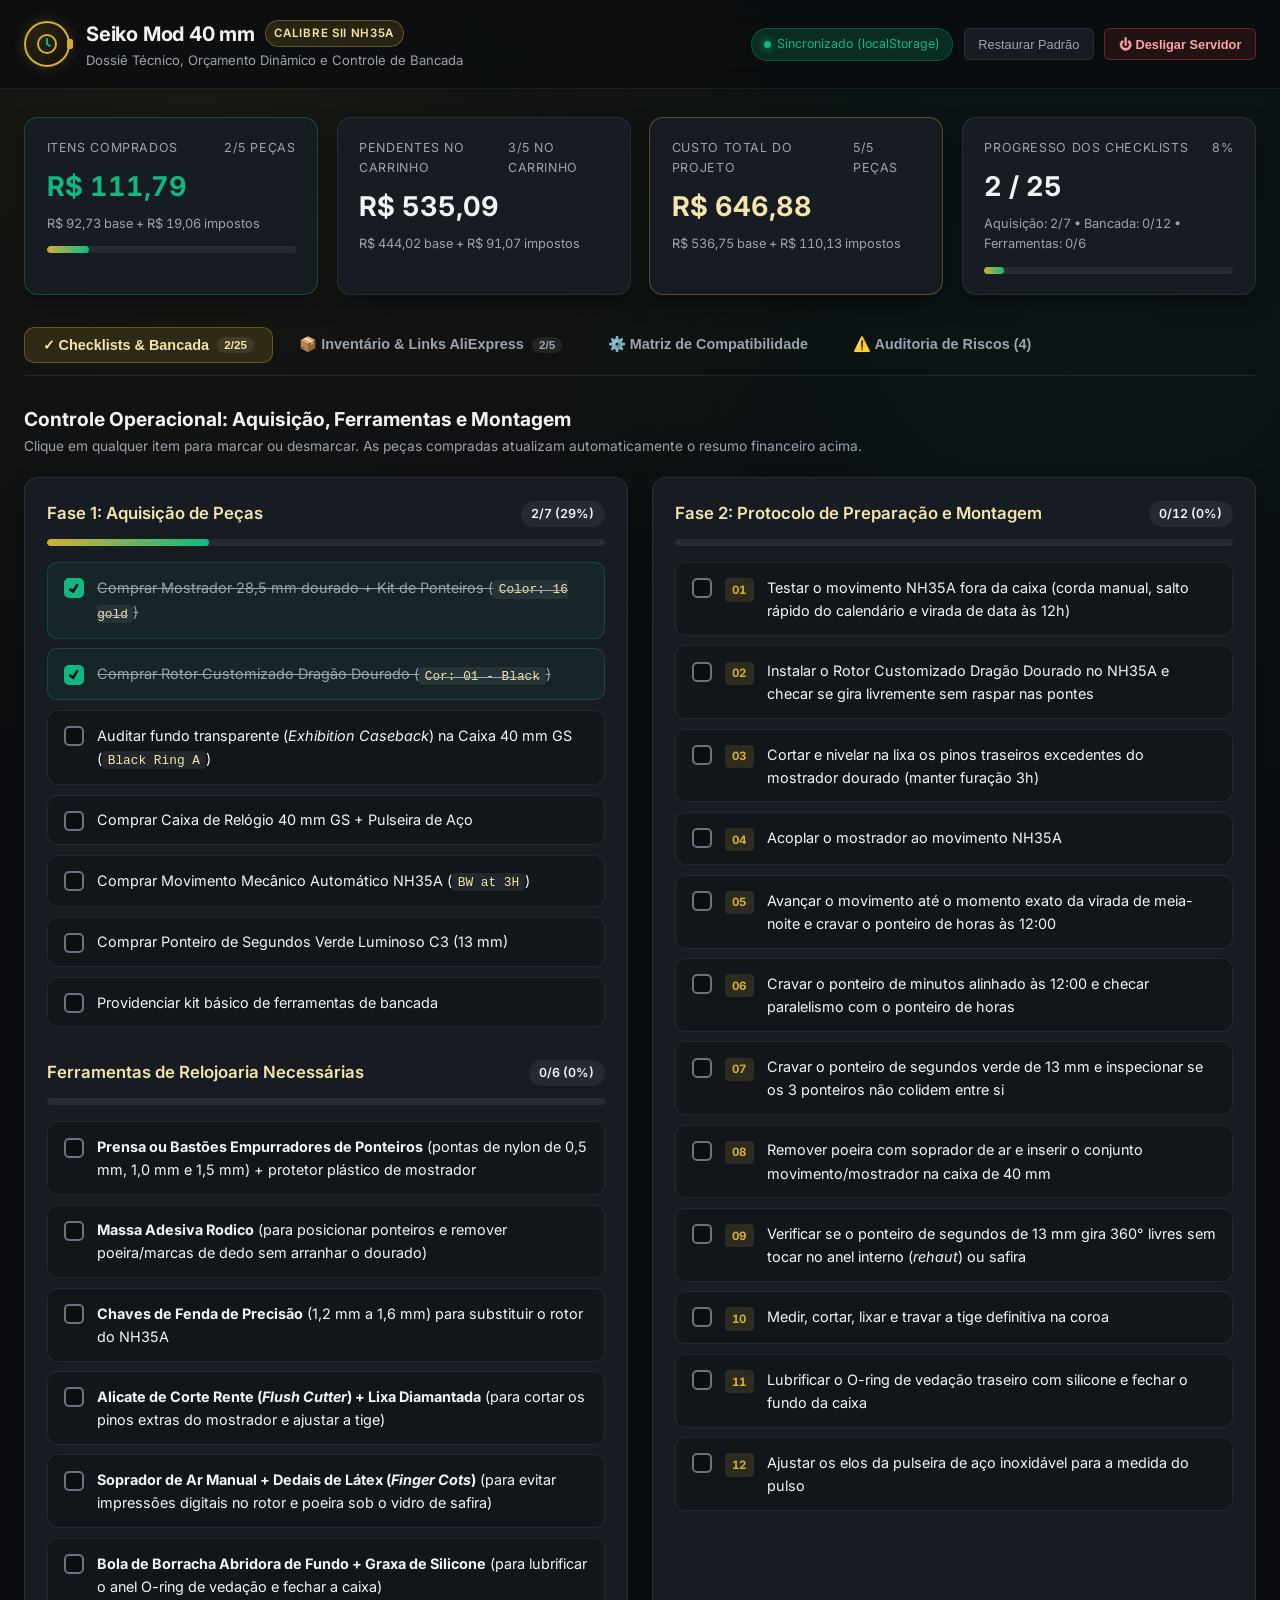
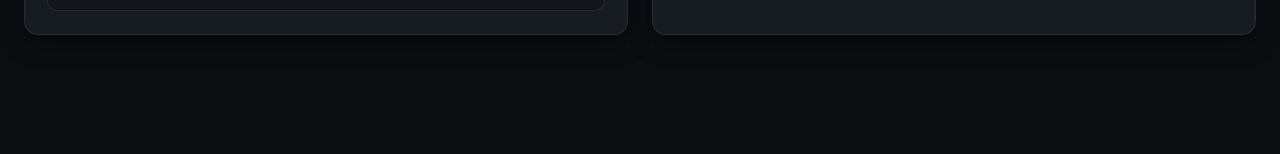
<file: index.html>
<!DOCTYPE html>
<html lang="pt-BR">
<head>
  <meta charset="UTF-8" />
  <meta name="viewport" content="width=device-width, initial-scale=1.0" />
  <title>Dossiê & Bancada: Seiko Mod 40 mm (NH35A)</title>
  <link rel="preconnect" href="https://fonts.googleapis.com" />
  <link rel="preconnect" href="https://fonts.gstatic.com" crossorigin />
  <link href="https://fonts.googleapis.com/css2?family=Inter:wght@400;500;600;700&display=swap" rel="stylesheet" />
  <link rel="icon" type="image/x-icon" href="icone_seiko.ico" />
  <link rel="stylesheet" href="styles.css" />
</head>
<body>
  <header class="site-header">
    <div class="header-inner">
      <div class="brand-group">
        <div class="watch-emblem" aria-hidden="true">
          <svg width="24" height="24" viewBox="0 0 24 24" fill="none" stroke="#d4af37" stroke-width="2" stroke-linecap="round" stroke-linejoin="round">
            <circle cx="12" cy="12" r="9" />
            <polyline points="12 7 12 12 15 14" stroke="#10b981" />
          </svg>
        </div>
        <div class="brand-titles">
          <h1>
            Seiko Mod 40 mm
            <span class="badge-calibre">Calibre SII NH35A</span>
          </h1>
          <p class="brand-subtitle">Dossiê Técnico, Orçamento Dinâmico e Controle de Bancada</p>
        </div>
      </div>

      <div class="header-actions">
        <div class="save-indicator" title="Seu progresso fica salvo automaticamente no navegador">
          <span class="save-dot"></span>
          <span id="save-status-text">Sincronizado (localStorage)</span>
        </div>
        <button type="button" id="btn-reset-data" class="btn-secondary">
          Restaurar Padrão
        </button>
        <button type="button" id="btn-shutdown-server" class="btn-danger" title="Desligar o servidor local (porta 8080)">
          ⏻ Desligar Servidor
        </button>
      </div>
    </div>
  </header>

  <main class="container">
    <!-- KPI Financial & Progress Summary -->
    <section class="kpi-grid" aria-label="Resumo Financeiro e Progresso">
      <div class="kpi-card lume-accent">
        <div class="kpi-label">
          <span>Itens Comprados</span>
          <span id="kpi-bought-count">2/5 peças</span>
        </div>
        <div class="kpi-value green" id="kpi-bought-val">R$ 111,79</div>
        <div class="kpi-sub" id="kpi-bought-sub">R$ 92,73 base + R$ 19,06 impostos</div>
        <div class="progress-track">
          <div class="progress-fill" id="kpi-bought-bar" style="width: 17%"></div>
        </div>
      </div>

      <div class="kpi-card">
        <div class="kpi-label">
          <span>Pendentes no Carrinho</span>
          <span id="kpi-pending-count">3/5 no carrinho</span>
        </div>
        <div class="kpi-value" id="kpi-pending-val">R$ 535,09</div>
        <div class="kpi-sub" id="kpi-pending-sub">R$ 444,02 base + R$ 91,07 impostos</div>
      </div>

      <div class="kpi-card gold-accent">
        <div class="kpi-label">
          <span>Custo Total do Projeto</span>
          <span>5/5 Peças</span>
        </div>
        <div class="kpi-value gold" id="kpi-total-val">R$ 646,88</div>
        <div class="kpi-sub" id="kpi-total-sub">R$ 536,75 base + R$ 110,13 impostos</div>
      </div>

      <div class="kpi-card">
        <div class="kpi-label">
          <span>Progresso dos Checklists</span>
          <span id="kpi-progress-pct">8%</span>
        </div>
        <div class="kpi-value" id="kpi-progress-val">2 / 25</div>
        <div class="kpi-sub" id="kpi-progress-sub">Aquisição, Bancada e Ferramentas</div>
        <div class="progress-track">
          <div class="progress-fill" id="kpi-progress-bar" style="width: 8%"></div>
        </div>
      </div>
    </section>

    <!-- Navigation Tabs -->
    <nav class="nav-tabs" aria-label="Seções do Projeto">
      <button type="button" class="tab-btn active" data-tab="checklists">
        ✓ Checklists & Bancada
        <span class="tab-count" id="tab-badge-checklists">2/25</span>
      </button>
      <button type="button" class="tab-btn" data-tab="inventory">
        📦 Inventário & Links AliExpress
        <span class="tab-count" id="tab-badge-parts">2/5</span>
      </button>
      <button type="button" class="tab-btn" data-tab="specs">
        ⚙️ Matriz de Compatibilidade
      </button>
      <button type="button" class="tab-btn" data-tab="risks">
        ⚠️ Auditoria de Riscos (4)
      </button>
    </nav>

    <!-- TAB 1: CHECKLISTS INTERATIVOS -->
    <section id="tab-checklists" class="section-view active">
      <div class="section-header">
        <div>
          <h2 class="section-title">Controle Operacional: Aquisição, Ferramentas e Montagem</h2>
          <p class="section-desc">
            Clique em qualquer item para marcar ou desmarcar. As peças compradas atualizam automaticamente o resumo financeiro acima.
          </p>
        </div>
      </div>

      <div class="checklist-columns">
        <!-- Fase 1: Aquisição -->
        <div class="checklist-panel">
          <div class="panel-head">
            <h3>Fase 1: Aquisição de Peças</h3>
            <span class="panel-badge" id="badge-acquisition">2/7 (29%)</span>
          </div>
          <div class="progress-track">
            <div class="progress-fill" id="bar-acquisition" style="width: 29%"></div>
          </div>
          <ul class="checklist-items" id="list-acquisition"></ul>

          <!-- Ferramentas de Relojoaria -->
          <div style="margin-top: 2rem;">
            <div class="panel-head">
              <h3>Ferramentas de Relojoaria Necessárias</h3>
              <span class="panel-badge" id="badge-tools">0/6 (0%)</span>
            </div>
            <div class="progress-track">
              <div class="progress-fill" id="bar-tools" style="width: 0%"></div>
            </div>
            <ul class="checklist-items" id="list-tools"></ul>
          </div>
        </div>

        <!-- Fase 2: Preparação e Montagem -->
        <div class="checklist-panel">
          <div class="panel-head">
            <h3>Fase 2: Protocolo de Preparação e Montagem</h3>
            <span class="panel-badge" id="badge-assembly">0/12 (0%)</span>
          </div>
          <div class="progress-track">
            <div class="progress-fill" id="bar-assembly" style="width: 0%"></div>
          </div>
          <ul class="checklist-items" id="list-assembly"></ul>
        </div>
      </div>
    </section>

    <!-- TAB 2: INVENTÁRIO DE PEÇAS E LINKS -->
    <section id="tab-inventory" class="section-view">
      <div class="section-header">
        <div>
          <h2 class="section-title">Inventário de Peças e Links Diretos</h2>
          <p class="section-desc">
            Detalhamento de variantes, valores base, impostos e observações de compatibilidade. Você pode alterar o status entre "Comprado" e "No Carrinho".
          </p>
        </div>
      </div>
      <div class="parts-grid" id="parts-container"></div>
    </section>

    <!-- TAB 3: MATRIZ DE COMPATIBILIDADE E ESPECIFICAÇÕES MECÂNICAS -->
    <section id="tab-specs" class="section-view">
      <div class="section-header">
        <div>
          <h2 class="section-title">Matriz de Compatibilidade e Especificações Mecânicas</h2>
          <p class="section-desc">
            Validação dimensional do conjunto Calibre SII NH35A + Mostrador 28,5 mm + Caixa GS 40 mm.
          </p>
        </div>
      </div>

      <div class="specs-layout">
        <div class="table-card">
          <table class="spec-table">
            <thead>
              <tr>
                <th>Parâmetro Técnico</th>
                <th>Especificação do Projeto</th>
                <th>Status de Compatibilidade</th>
              </tr>
            </thead>
            <tbody>
              <tr>
                <td><strong>Calibre Base</strong></td>
                <td>SII / TMI NH35A (21.600 bph, 3 Hz, 24 rubis, 41 h reserva)</td>
                <td><span class="compat-pill">Padrão de referência</span></td>
              </tr>
              <tr>
                <td><strong>Alinhamento Coroa / Data</strong></td>
                <td>Posição 3:00 (3H) no movimento, mostrador e caixa</td>
                <td><span class="compat-pill">100% Sincronizado</span></td>
              </tr>
              <tr>
                <td><strong>Diâmetro do Mostrador</strong></td>
                <td>⌀ 28,5 mm (Variante <code>16 gold</code>)</td>
                <td><span class="compat-pill">Padrão exato p/ caixa 40 mm</span></td>
              </tr>
              <tr>
                <td><strong>Furação de Ponteiros</strong></td>
                <td>Horas: 1,50 mm / Minutos: 0,90 mm / Segundos: 0,21 mm</td>
                <td><span class="compat-pill">100% Compatível (NH35/NH36)</span></td>
              </tr>
              <tr>
                <td><strong>Varredura do Segundeiro</strong></td>
                <td>Raio 13,0 mm (⌀ 26,0 mm) em mostrador de ⌀ 28,5 mm</td>
                <td><span class="compat-pill warn">Folga radial 1,25 mm (Testar giro)</span></td>
              </tr>
            </tbody>
          </table>
        </div>

        <div class="geometry-card">
          <h3 style="font-size: 1rem; color: var(--gold-light);">Geometria Radial: Mostrador vs. Segundeiro</h3>
          <p style="font-size: 0.8rem; color: var(--text-muted); margin-top: 0.2rem;">
            Proporção em escala ⌀ 28,5 mm vs. ⌀ 26,0 mm
          </p>
          <div class="geometry-svg-wrap">
            <svg viewBox="0 0 220 220" width="100%" height="100%">
              <!-- Caixa externa 40mm representativa -->
              <circle cx="110" cy="110" r="102" fill="#12161b" stroke="rgba(255,255,255,0.12)" stroke-width="2" />
              <!-- Mostrador 28.5mm (r = 85.5) -->
              <circle cx="110" cy="110" r="85.5" fill="rgba(212, 175, 55, 0.12)" stroke="#d4af37" stroke-width="2" />
              <!-- Varredura segundeiro 26.0mm (r = 78) -->
              <circle cx="110" cy="110" r="78" fill="none" stroke="#10b981" stroke-width="1.5" stroke-dasharray="4 4" />
              <!-- Janela de data 3H -->
              <rect x="166" y="102" width="18" height="16" rx="2" fill="#0b0d10" stroke="#d4af37" stroke-width="1.2" />
              <text x="175" y="113" fill="#f3f4f6" font-size="8" text-anchor="middle" font-family="monospace">3H</text>
              <!-- Ponteiro de segundos 13mm -->
              <line x1="110" y1="125" x2="110" y2="32" stroke="#10b981" stroke-width="2.5" stroke-linecap="round" />
              <!-- Eixo central -->
              <circle cx="110" cy="110" r="4" fill="#d4af37" />
            </svg>
          </div>
          <div class="geometry-legend">
            <div><span style="color:#d4af37;">●</span> <strong>Mostrador:</strong> ⌀ 28,5 mm (Raio 14,25 mm)</div>
            <div><span style="color:#10b981;">◌</span> <strong>Giro Segundeiro:</strong> ⌀ 26,0 mm (Raio 13,0 mm)</div>
            <div><span style="color:#f59e0b;">↔</span> <strong>Folga Radial:</strong> 1,25 mm até a borda do mostrador</div>
          </div>
        </div>
      </div>
    </section>

    <!-- TAB 4: AUDITORIA DE RISCOS E PONTOS DE ATENÇÃO NA BANCADA -->
    <section id="tab-risks" class="section-view">
      <div class="section-header">
        <div>
          <h2 class="section-title">Auditoria de Riscos e Pontos de Atenção na Bancada</h2>
          <p class="section-desc">
            Protocolos preventivos para evitar incompatibilidade estética ou danos mecânicos durante a montagem.
          </p>
        </div>
      </div>

      <div class="risk-grid">
        <article class="risk-card high">
          <div class="risk-header">
            <span class="risk-num">1</span>
            <h4>Coerência do Fundo da Caixa (Caseback)</h4>
          </div>
          <p>
            O rotor customizado Dragão Dourado só tem utilidade estética se a tampa traseira da caixa PALUXEY for transparente (<em>Exhibition Caseback</em>). Caso o anúncio envie tampa traseira cega em aço sólido, confirme se há opção com fundo de vidro ou adquira uma tampa traseira transparente avulsa compatível com a caixa.
          </p>
        </article>

        <article class="risk-card">
          <div class="risk-header">
            <span class="risk-num">2</span>
            <h4>Remoção dos Pinos do Mostrador (Dial Feet)</h4>
          </div>
          <p>
            Mostradores para modificação vêm com 4 ou 6 pinos na traseira (para atender coroas às 3h, 3.8h e 4.1h). Encaixe o mostrador a seco ou compare com o anel espaçador cinza/preto do NH35A, mantenha apenas os 2 pinos da posição 3h, corte os demais com alicate de corte rente (<em>flush cutter</em>) e lixe qualquer rebarba para que o mostrador assente 100% plano.
          </p>
        </article>

        <article class="risk-card">
          <div class="risk-header">
            <span class="risk-num">3</span>
            <h4>Instalação do Ponteiro de Segundos (13 mm)</h4>
          </div>
          <p>
            O eixo do segundeiro tem apenas 0,21 mm. Utilize massa <em>Rodico</em> para segurar o ponteiro com estabilidade, alinhe o tubo central sobre o pino sob boa iluminação/lupa e pressione suavemente com ponteira plana de nylon. Verifique de perfil se ele está paralelo ao ponteiro de minutos.
          </p>
        </article>

        <article class="risk-card">
          <div class="risk-header">
            <span class="risk-num">4</span>
            <h4>Corte da Tige (Haste da Coroa)</h4>
          </div>
          <p>
            Nunca corte a tige de uma só vez. Meça a folga com a tige inserida no movimento dentro da caixa, corte deixando 0,5 mm de margem e vá desgastando na lixa diamantada até que a coroa rosqueie/encaixe sem dar corda sozinha ao fechar e sem ficar frouxa. Fixe a rosca final com uma micro-gota de trava-rosca (ex: Loctite 242/243).
          </p>
        </article>
      </div>
    </section>
  </main>

  <script src="app.js"></script>
</body>
</html>
</file>
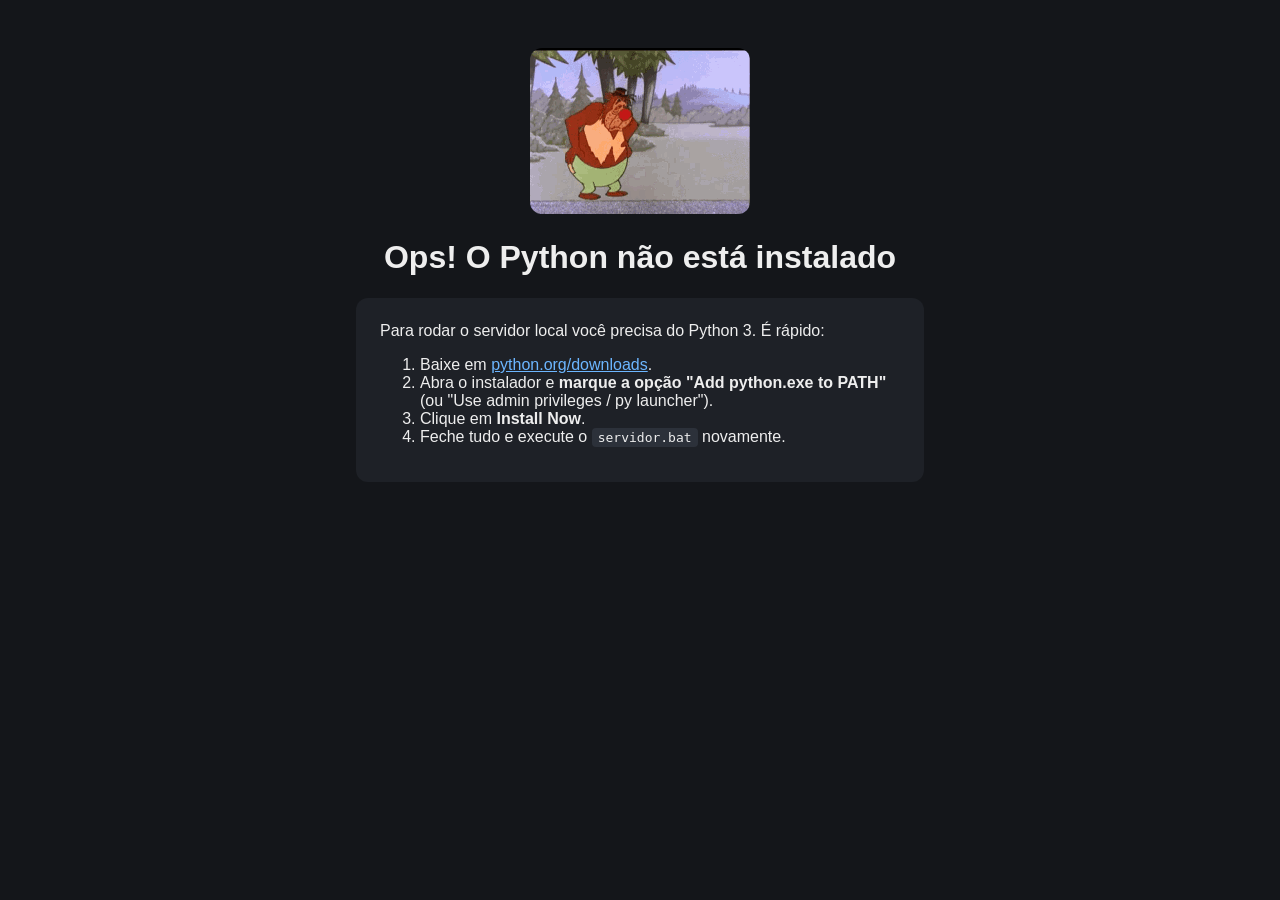
<file: erro_python.html>
﻿<!DOCTYPE html>
<html lang="pt-BR">
<head>
  <meta charset="UTF-8" />
  <title>Python não encontrado</title>
  <style>
    body { font-family: Segoe UI, Arial, sans-serif; background: #14161a; color: #eee; text-align: center; padding: 40px 16px; }
    img { max-width: 320px; border-radius: 12px; }
    .box { max-width: 520px; margin: 0 auto; text-align: left; background: #1e2127; padding: 8px 24px 20px; border-radius: 12px; }
    a { color: #6cb6ff; }
    code { background: #2c313a; padding: 2px 6px; border-radius: 4px; }
  </style>
</head>
<body>
  <img src="assets/urso_pidao.gif" alt="Python não encontrado" />
  <h1>Ops! O Python não está instalado</h1>
  <div class="box">
    <p>Para rodar o servidor local você precisa do Python 3. É rápido:</p>
    <ol>
      <li>Baixe em <a href="https://www.python.org/downloads/" target="_blank">python.org/downloads</a>.</li>
      <li>Abra o instalador e <b>marque a opção "Add python.exe to PATH"</b> (ou "Use admin privileges / py launcher").</li>
      <li>Clique em <b>Install Now</b>.</li>
      <li>Feche tudo e execute o <code>servidor.bat</code> novamente.</li>
    </ol>
  </div>
</body>
</html>
</file>
<file: styles.css>
:root {
  --bg-primary: #0b0d10;
  --bg-secondary: #12161b;
  --bg-card: #171c23;
  --bg-card-hover: #1d242d;
  --border-subtle: rgba(255, 255, 255, 0.08);
  --border-gold: rgba(212, 175, 55, 0.35);
  --gold-primary: #d4af37;
  --gold-light: #f3e5ab;
  --gold-dim: rgba(212, 175, 55, 0.14);
  --lume-green: #10b981;
  --lume-glow: rgba(16, 185, 129, 0.18);
  --amber-warn: #f59e0b;
  --amber-bg: rgba(245, 158, 11, 0.12);
  --red-crit: #ef4444;
  --red-bg: rgba(239, 68, 68, 0.12);
  --text-main: #f3f4f6;
  --text-muted: #9ca3af;
  --text-dim: #6b7280;
  --radius-lg: 14px;
  --radius-md: 10px;
  --radius-sm: 6px;
  --shadow-card: 0 10px 25px -5px rgba(0, 0, 0, 0.5);
}

* {
  box-sizing: border-box;
  margin: 0;
  padding: 0;
}

body {
  background-color: var(--bg-primary);
  background-image: 
    radial-gradient(circle at 15% 5%, rgba(212, 175, 55, 0.07), transparent 35%),
    radial-gradient(circle at 85% 15%, rgba(16, 185, 129, 0.05), transparent 35%);
  color: var(--text-main);
  font-family: 'Inter', -apple-system, BlinkMacSystemFont, "Segoe UI", Roboto, sans-serif;
  line-height: 1.6;
  min-height: 100vh;
  padding-bottom: 4rem;
}

/* Header / Topbar */
.site-header {
  border-bottom: 1px solid var(--border-subtle);
  background: rgba(11, 13, 16, 0.85);
  backdrop-filter: blur(12px);
  position: sticky;
  top: 0;
  z-index: 100;
}

.header-inner {
  max-width: 1280px;
  margin: 0 auto;
  padding: 1.1rem 1.5rem;
  display: flex;
  flex-wrap: wrap;
  justify-content: space-between;
  align-items: center;
  gap: 1rem;
}

.brand-group {
  display: flex;
  align-items: center;
  gap: 1rem;
}

.watch-emblem {
  width: 46px;
  height: 46px;
  border-radius: 50%;
  background: radial-gradient(circle at 30% 30%, #2a2415, #12100b);
  border: 2px solid var(--gold-primary);
  display: flex;
  align-items: center;
  justify-content: center;
  box-shadow: 0 0 15px rgba(212, 175, 55, 0.2);
  position: relative;
}

.watch-emblem::after {
  content: '';
  width: 6px;
  height: 10px;
  background: var(--gold-primary);
  position: absolute;
  right: -5px;
  top: 50%;
  transform: translateY(-50%);
  border-radius: 2px;
}

.brand-titles h1 {
  font-size: 1.25rem;
  font-weight: 700;
  letter-spacing: -0.01em;
  display: flex;
  align-items: center;
  gap: 0.6rem;
}

.badge-calibre {
  font-size: 0.72rem;
  font-weight: 600;
  text-transform: uppercase;
  letter-spacing: 0.06em;
  padding: 0.2rem 0.55rem;
  border-radius: 999px;
  background: var(--gold-dim);
  color: var(--gold-light);
  border: 1px solid var(--border-gold);
}

.brand-subtitle {
  font-size: 0.82rem;
  color: var(--text-muted);
}

.header-actions {
  display: flex;
  align-items: center;
  gap: 0.65rem;
}

.save-indicator {
  font-size: 0.78rem;
  color: var(--lume-green);
  background: var(--lume-glow);
  border: 1px solid rgba(16, 185, 129, 0.3);
  padding: 0.35rem 0.75rem;
  border-radius: 999px;
  display: inline-flex;
  align-items: center;
  gap: 0.4rem;
}

.save-dot {
  width: 7px;
  height: 7px;
  background-color: var(--lume-green);
  border-radius: 50%;
  box-shadow: 0 0 8px var(--lume-green);
}

.btn-secondary {
  background: var(--bg-card);
  color: var(--text-muted);
  border: 1px solid var(--border-subtle);
  padding: 0.45rem 0.85rem;
  border-radius: var(--radius-sm);
  font-size: 0.8rem;
  font-weight: 500;
  cursor: pointer;
  transition: all 0.2s ease;
}

.btn-secondary:hover {
  color: var(--text-main);
  border-color: var(--gold-primary);
  background: var(--bg-card-hover);
}

.btn-danger {
  background: rgba(239, 68, 68, 0.1);
  color: #fca5a5;
  border: 1px solid rgba(239, 68, 68, 0.35);
  padding: 0.45rem 0.85rem;
  border-radius: var(--radius-sm);
  font-size: 0.8rem;
  font-weight: 600;
  cursor: pointer;
  transition: all 0.2s ease;
}

.btn-danger:hover:not(:disabled) {
  background: var(--red-crit);
  color: #ffffff;
  border-color: var(--red-crit);
}

.btn-danger:disabled {
  opacity: 0.5;
  cursor: not-allowed;
}

.save-indicator.offline {
  color: #fca5a5;
  background: var(--red-bg);
  border-color: rgba(239, 68, 68, 0.35);
}

.save-dot.offline {
  background-color: var(--red-crit);
  box-shadow: 0 0 8px var(--red-crit);
}

/* Container */
.container {
  max-width: 1280px;
  margin: 0 auto;
  padding: 1.75rem 1.5rem;
}

/* KPI Summary Grid */
.kpi-grid {
  display: grid;
  grid-template-columns: repeat(auto-fit, minmax(265px, 1fr));
  gap: 1.15rem;
  margin-bottom: 2rem;
}

.kpi-card {
  background: var(--bg-card);
  border: 1px solid var(--border-subtle);
  border-radius: var(--radius-lg);
  padding: 1.25rem 1.35rem;
  box-shadow: var(--shadow-card);
  position: relative;
  overflow: hidden;
}

.kpi-card.gold-accent {
  border-color: var(--border-gold);
}

.kpi-card.lume-accent {
  border-color: rgba(16, 185, 129, 0.3);
}

.kpi-label {
  font-size: 0.78rem;
  text-transform: uppercase;
  letter-spacing: 0.05em;
  color: var(--text-muted);
  margin-bottom: 0.4rem;
  display: flex;
  justify-content: space-between;
  align-items: center;
}

.kpi-value {
  font-size: 1.7rem;
  font-weight: 700;
  font-variant-numeric: tabular-nums;
  color: var(--text-main);
  margin-bottom: 0.35rem;
}

.kpi-value.gold {
  color: var(--gold-light);
}

.kpi-value.green {
  color: var(--lume-green);
}

.kpi-sub {
  font-size: 0.8rem;
  color: var(--text-muted);
  font-variant-numeric: tabular-nums;
}

.progress-track {
  width: 100%;
  height: 7px;
  background: rgba(255, 255, 255, 0.07);
  border-radius: 999px;
  overflow: hidden;
  margin-top: 0.75rem;
}

.progress-fill {
  height: 100%;
  background: linear-gradient(90deg, var(--gold-primary), var(--lume-green));
  border-radius: 999px;
  transition: width 0.35s cubic-bezier(0.4, 0, 0.2, 1);
}

/* Navigation Tabs */
.nav-tabs {
  display: flex;
  flex-wrap: wrap;
  gap: 0.5rem;
  margin-bottom: 1.75rem;
  border-bottom: 1px solid var(--border-subtle);
  padding-bottom: 0.75rem;
}

.tab-btn {
  background: transparent;
  color: var(--text-muted);
  border: 1px solid transparent;
  padding: 0.55rem 1.1rem;
  border-radius: var(--radius-md);
  font-size: 0.9rem;
  font-weight: 600;
  cursor: pointer;
  display: inline-flex;
  align-items: center;
  gap: 0.5rem;
  transition: all 0.2s ease;
}

.tab-btn:hover {
  color: var(--text-main);
  background: rgba(255, 255, 255, 0.04);
}

.tab-btn.active {
  background: var(--gold-dim);
  color: var(--gold-light);
  border-color: var(--border-gold);
}

.tab-count {
  font-size: 0.73rem;
  padding: 0.1rem 0.45rem;
  border-radius: 999px;
  background: rgba(255, 255, 255, 0.08);
  font-variant-numeric: tabular-nums;
}

/* Section Layout */
.section-view {
  display: none;
}

.section-view.active {
  display: block;
  animation: fadeIn 0.2s ease-out;
}

@keyframes fadeIn {
  from { opacity: 0; transform: translateY(4px); }
  to { opacity: 1; transform: translateY(0); }
}

.section-header {
  display: flex;
  justify-content: space-between;
  align-items: flex-end;
  flex-wrap: wrap;
  gap: 1rem;
  margin-bottom: 1.25rem;
}

.section-title {
  font-size: 1.2rem;
  font-weight: 700;
  color: var(--text-main);
  display: flex;
  align-items: center;
  gap: 0.55rem;
}

.section-desc {
  font-size: 0.86rem;
  color: var(--text-muted);
}

/* Checklists Grid */
.checklist-columns {
  display: grid;
  grid-template-columns: repeat(auto-fit, minmax(360px, 1fr));
  gap: 1.5rem;
  margin-bottom: 2rem;
}

.checklist-panel {
  background: var(--bg-card);
  border: 1px solid var(--border-subtle);
  border-radius: var(--radius-lg);
  padding: 1.4rem;
  box-shadow: var(--shadow-card);
}

.panel-head {
  display: flex;
  justify-content: space-between;
  align-items: center;
  margin-bottom: 0.6rem;
}

.panel-head h3 {
  font-size: 1.05rem;
  font-weight: 600;
  color: var(--gold-light);
}

.panel-badge {
  font-size: 0.78rem;
  font-weight: 600;
  padding: 0.2rem 0.65rem;
  border-radius: 999px;
  background: rgba(255, 255, 255, 0.06);
  color: var(--text-main);
  font-variant-numeric: tabular-nums;
}

.checklist-items {
  list-style: none;
  margin-top: 1rem;
  display: flex;
  flex-direction: column;
  gap: 0.6rem;
}

.check-item {
  display: flex;
  align-items: flex-start;
  gap: 0.85rem;
  padding: 0.8rem 0.95rem;
  border-radius: var(--radius-md);
  background: var(--bg-secondary);
  border: 1px solid var(--border-subtle);
  cursor: pointer;
  transition: all 0.18s ease;
  user-select: none;
}

.check-item:hover {
  border-color: rgba(212, 175, 55, 0.4);
  background: var(--bg-card-hover);
}

.check-item.completed {
  background: rgba(16, 185, 129, 0.06);
  border-color: rgba(16, 185, 129, 0.25);
}

.check-item input[type="checkbox"] {
  appearance: none;
  -webkit-appearance: none;
  width: 20px;
  height: 20px;
  min-width: 20px;
  border: 2px solid var(--text-dim);
  border-radius: 5px;
  margin-top: 0.15rem;
  display: grid;
  place-content: center;
  cursor: pointer;
  transition: all 0.15s ease;
  background: var(--bg-primary);
}

.check-item input[type="checkbox"]::before {
  content: "";
  width: 10px;
  height: 10px;
  transform: scale(0);
  transition: 0.12s transform ease-in-out;
  box-shadow: inset 1em 1em #0b0d10;
  transform-origin: bottom left;
  clip-path: polygon(14% 44%, 0 65%, 50% 100%, 100% 16%, 80% 0%, 43% 62%);
}

.check-item input[type="checkbox"]:checked {
  background-color: var(--lume-green);
  border-color: var(--lume-green);
}

.check-item input[type="checkbox"]:checked::before {
  transform: scale(1);
}

.check-text {
  font-size: 0.9rem;
  color: var(--text-main);
  flex: 1;
}

.check-item.completed .check-text {
  text-decoration: line-through;
  color: var(--text-muted);
}

.check-text code {
  font-family: ui-monospace, SFMono-Regular, Consolas, monospace;
  font-size: 0.8rem;
  background: rgba(255, 255, 255, 0.07);
  padding: 0.1rem 0.35rem;
  border-radius: 4px;
  color: var(--gold-light);
}

.step-num {
  font-size: 0.72rem;
  font-weight: 700;
  color: var(--gold-primary);
  background: var(--gold-dim);
  padding: 0.15rem 0.45rem;
  border-radius: 4px;
  margin-top: 0.15rem;
  font-variant-numeric: tabular-nums;
}

/* Inventory Parts Grid */
.parts-grid {
  display: grid;
  grid-template-columns: repeat(auto-fit, minmax(350px, 1fr));
  gap: 1.25rem;
  margin-bottom: 2rem;
}

.part-card {
  background: var(--bg-card);
  border: 1px solid var(--border-subtle);
  border-radius: var(--radius-lg);
  padding: 1.35rem;
  display: flex;
  flex-direction: column;
  justify-content: space-between;
  gap: 1rem;
  box-shadow: var(--shadow-card);
  transition: transform 0.2s ease, border-color 0.2s ease;
}

.part-card:hover {
  transform: translateY(-2px);
}

.part-card.bought {
  border-left: 4px solid var(--lume-green);
}

.part-card.cart {
  border-left: 4px solid var(--amber-warn);
}

.part-card.critical-card {
  border-color: rgba(239, 68, 68, 0.45);
  border-left: 4px solid var(--red-crit);
}

.part-top {
  display: flex;
  justify-content: space-between;
  align-items: flex-start;
  gap: 0.75rem;
}

.part-id-badge {
  font-size: 0.74rem;
  font-weight: 700;
  text-transform: uppercase;
  padding: 0.2rem 0.6rem;
  border-radius: 999px;
}

.status-bought {
  background: var(--lume-glow);
  color: var(--lume-green);
  border: 1px solid rgba(16, 185, 129, 0.35);
}

.status-cart {
  background: var(--amber-bg);
  color: var(--amber-warn);
  border: 1px solid rgba(245, 158, 11, 0.35);
}

.part-title {
  font-size: 1.05rem;
  font-weight: 700;
  color: var(--text-main);
  margin-top: 0.45rem;
}

.part-variant {
  font-size: 0.84rem;
  color: var(--text-muted);
  margin-top: 0.25rem;
}

.part-variant code {
  color: var(--gold-light);
  background: rgba(212, 175, 55, 0.12);
  padding: 0.1rem 0.4rem;
  border-radius: 4px;
}

.price-box {
  display: grid;
  grid-template-columns: repeat(3, 1fr);
  background: var(--bg-secondary);
  border: 1px solid var(--border-subtle);
  border-radius: var(--radius-md);
  padding: 0.65rem 0.8rem;
  text-align: center;
}

.price-col span {
  display: block;
  font-size: 0.7rem;
  text-transform: uppercase;
  color: var(--text-muted);
}

.price-col strong {
  font-size: 0.92rem;
  font-variant-numeric: tabular-nums;
  color: var(--text-main);
}

.price-col.total strong {
  color: var(--gold-light);
  font-size: 1rem;
}

.part-note {
  font-size: 0.83rem;
  color: var(--text-muted);
  background: rgba(255, 255, 255, 0.02);
  border-left: 2px solid var(--gold-primary);
  padding: 0.6rem 0.8rem;
  border-radius: 0 var(--radius-sm) var(--radius-sm) 0;
}

.part-note.critical {
  background: var(--red-bg);
  border-left-color: var(--red-crit);
  color: #fca5a5;
}

.part-actions {
  display: flex;
  justify-content: space-between;
  align-items: center;
  gap: 0.75rem;
  padding-top: 0.5rem;
  border-top: 1px solid var(--border-subtle);
}

.btn-link {
  display: inline-flex;
  align-items: center;
  gap: 0.4rem;
  text-decoration: none;
  font-size: 0.82rem;
  font-weight: 600;
  color: var(--gold-light);
  background: var(--gold-dim);
  border: 1px solid var(--border-gold);
  padding: 0.45rem 0.85rem;
  border-radius: var(--radius-sm);
  transition: all 0.15s ease;
}

.btn-link:hover {
  background: var(--gold-primary);
  color: #0b0d10;
}

.btn-toggle-status {
  background: var(--bg-secondary);
  color: var(--text-main);
  border: 1px solid var(--border-subtle);
  padding: 0.45rem 0.85rem;
  border-radius: var(--radius-sm);
  font-size: 0.8rem;
  font-weight: 600;
  cursor: pointer;
  transition: all 0.15s ease;
}

.btn-toggle-status:hover {
  border-color: var(--lume-green);
}

/* Compatibility Table & Visualizer */
.specs-layout {
  display: grid;
  grid-template-columns: 1.5fr 1fr;
  gap: 1.5rem;
  align-items: start;
}

@media (max-width: 900px) {
  .specs-layout {
    grid-template-columns: 1fr;
  }
}

.table-card {
  background: var(--bg-card);
  border: 1px solid var(--border-subtle);
  border-radius: var(--radius-lg);
  overflow: hidden;
  box-shadow: var(--shadow-card);
}

.spec-table {
  width: 100%;
  border-collapse: collapse;
  text-align: left;
}

.spec-table th,
.spec-table td {
  padding: 0.95rem 1.15rem;
  border-bottom: 1px solid var(--border-subtle);
  font-size: 0.88rem;
}

.spec-table th {
  background: var(--bg-secondary);
  color: var(--text-muted);
  font-size: 0.76rem;
  text-transform: uppercase;
  letter-spacing: 0.05em;
}

.spec-table tr:last-child td {
  border-bottom: none;
}

.compat-pill {
  display: inline-block;
  padding: 0.2rem 0.6rem;
  border-radius: 999px;
  font-size: 0.76rem;
  font-weight: 600;
  background: var(--lume-glow);
  color: var(--lume-green);
}

.compat-pill.warn {
  background: var(--amber-bg);
  color: var(--amber-warn);
}

/* Dial Geometry Diagram Card */
.geometry-card {
  background: var(--bg-card);
  border: 1px solid var(--border-subtle);
  border-radius: var(--radius-lg);
  padding: 1.35rem;
  text-align: center;
  box-shadow: var(--shadow-card);
}

.geometry-svg-wrap {
  max-width: 250px;
  margin: 1rem auto;
}

.geometry-legend {
  display: flex;
  flex-direction: column;
  gap: 0.4rem;
  font-size: 0.8rem;
  color: var(--text-muted);
  text-align: left;
  margin-top: 0.75rem;
  background: var(--bg-secondary);
  padding: 0.75rem;
  border-radius: var(--radius-md);
}

/* Risk Audit Grid */
.risk-grid {
  display: grid;
  grid-template-columns: repeat(auto-fit, minmax(280px, 1fr));
  gap: 1.25rem;
}

.risk-card {
  background: var(--bg-card);
  border: 1px solid var(--border-subtle);
  border-top: 3px solid var(--gold-primary);
  border-radius: var(--radius-lg);
  padding: 1.3rem;
  box-shadow: var(--shadow-card);
}

.risk-card.high {
  border-top-color: var(--red-crit);
}

.risk-header {
  display: flex;
  align-items: center;
  gap: 0.6rem;
  margin-bottom: 0.65rem;
}

.risk-num {
  width: 26px;
  height: 26px;
  border-radius: 50%;
  background: var(--gold-dim);
  color: var(--gold-light);
  display: inline-flex;
  align-items: center;
  justify-content: center;
  font-size: 0.8rem;
  font-weight: 700;
}

.risk-card.high .risk-num {
  background: var(--red-bg);
  color: var(--red-crit);
}

.risk-card h4 {
  font-size: 0.98rem;
  color: var(--text-main);
}

.risk-card p {
  font-size: 0.85rem;
  color: var(--text-muted);
}
</file>
